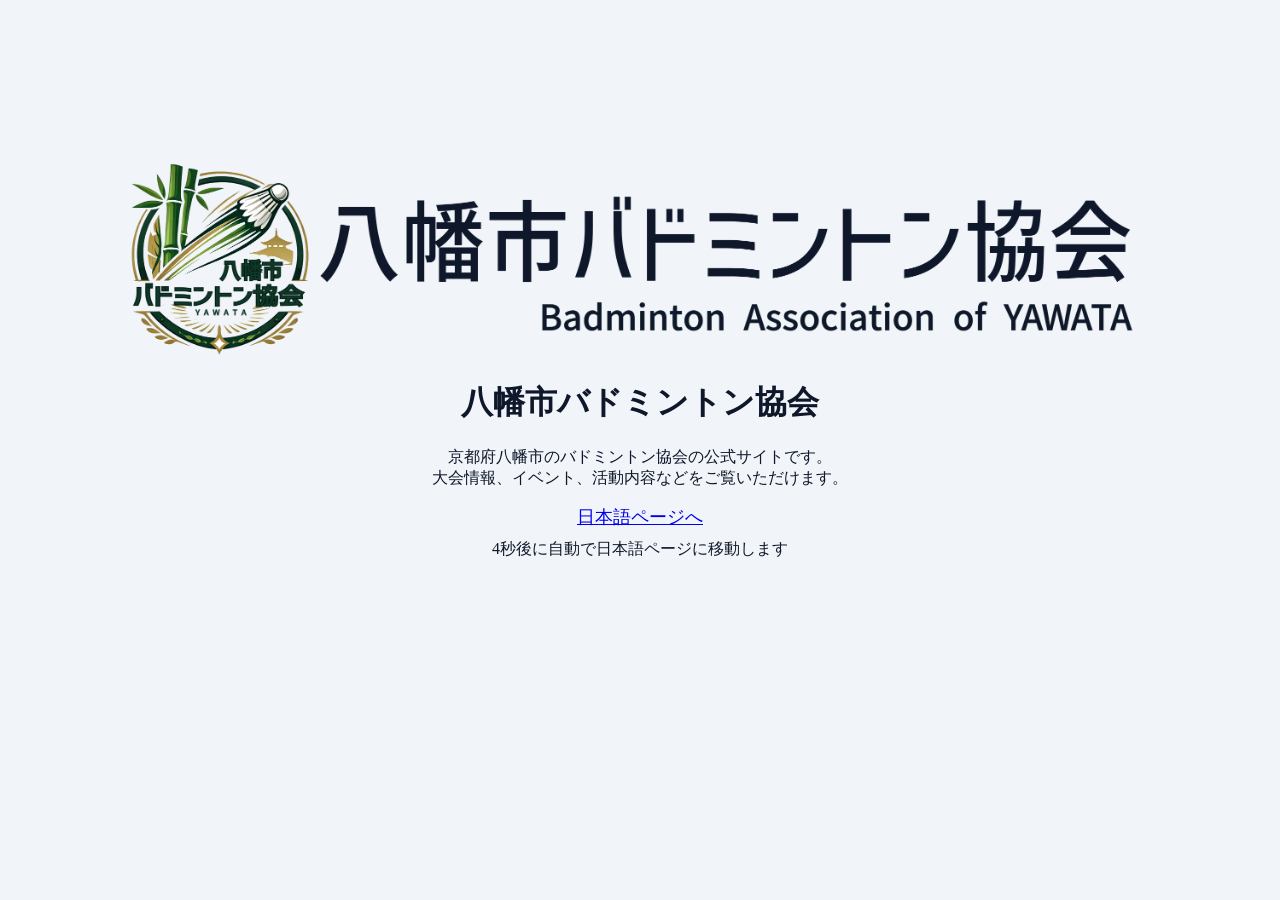
<file: index.html>
<!DOCTYPE html>
<html lang="ja">
<head>
  <meta charset="UTF-8">
  <meta name="viewport" content="width=device-width, initial-scale=1.0">

  <title>八幡市バドミントン協会</title>

  <!-- SEO用 -->
  <meta name="description" content="京都府八幡市のバドミントン協会公式サイト。大会情報、イベント情報を掲載しています。">

  <!-- OGP -->
  <meta property="og:title" content="八幡市バドミントン協会">
  <meta property="og:description" content="八幡市バドミントン協会の公式サイトです。">
  <meta property="og:type" content="website">

  <!--CSS-->
  <link rel="stylesheet" href="./page/COMMON/css/common.css">

  <!--JS-->
  <script src="./page/COMMON/js/sha256.min.js"></script>
  <script src="./page/COMMON/js/common.js"></script>
  <script src="./page/COMMON/js/demoCheck.js"></script>

  <!--favicon-->
  <link rel="icon" href="./page/COMMON/images/Logo/favicon.png">

  <style>
    body {
      text-align: center;
    }

    a {
      display: block;
      margin: 10px;
      font-size: 18px;
    }
    img{
      width: 80%;
      height: auto;
    }
  </style>
</head>

<body>
  <div id="auth-overlay"></div>

  <img src="./page/JPN/images/Logo/logo001.png" alt="八幡市バドミントン協会 ロゴ">

  <h1>八幡市バドミントン協会</h1>

  <p>
    京都府八幡市のバドミントン協会の公式サイトです。<br>
    大会情報、イベント、活動内容などをご覧いただけます。
  </p>

  <a href="./page/JPN/html/index.html">日本語ページへ</a>
  <!-- 海外ページ対応後に復帰
  <a href="./page/ENG/html/index.html">English</a>
    -->

  <span id="count"></span><span>秒後に自動で日本語ページに移動します</span>
  <script>
    window.addEventListener("load", () => {
                checkDemoIndex();
            });
  </script>
</body>
</html>
</file>
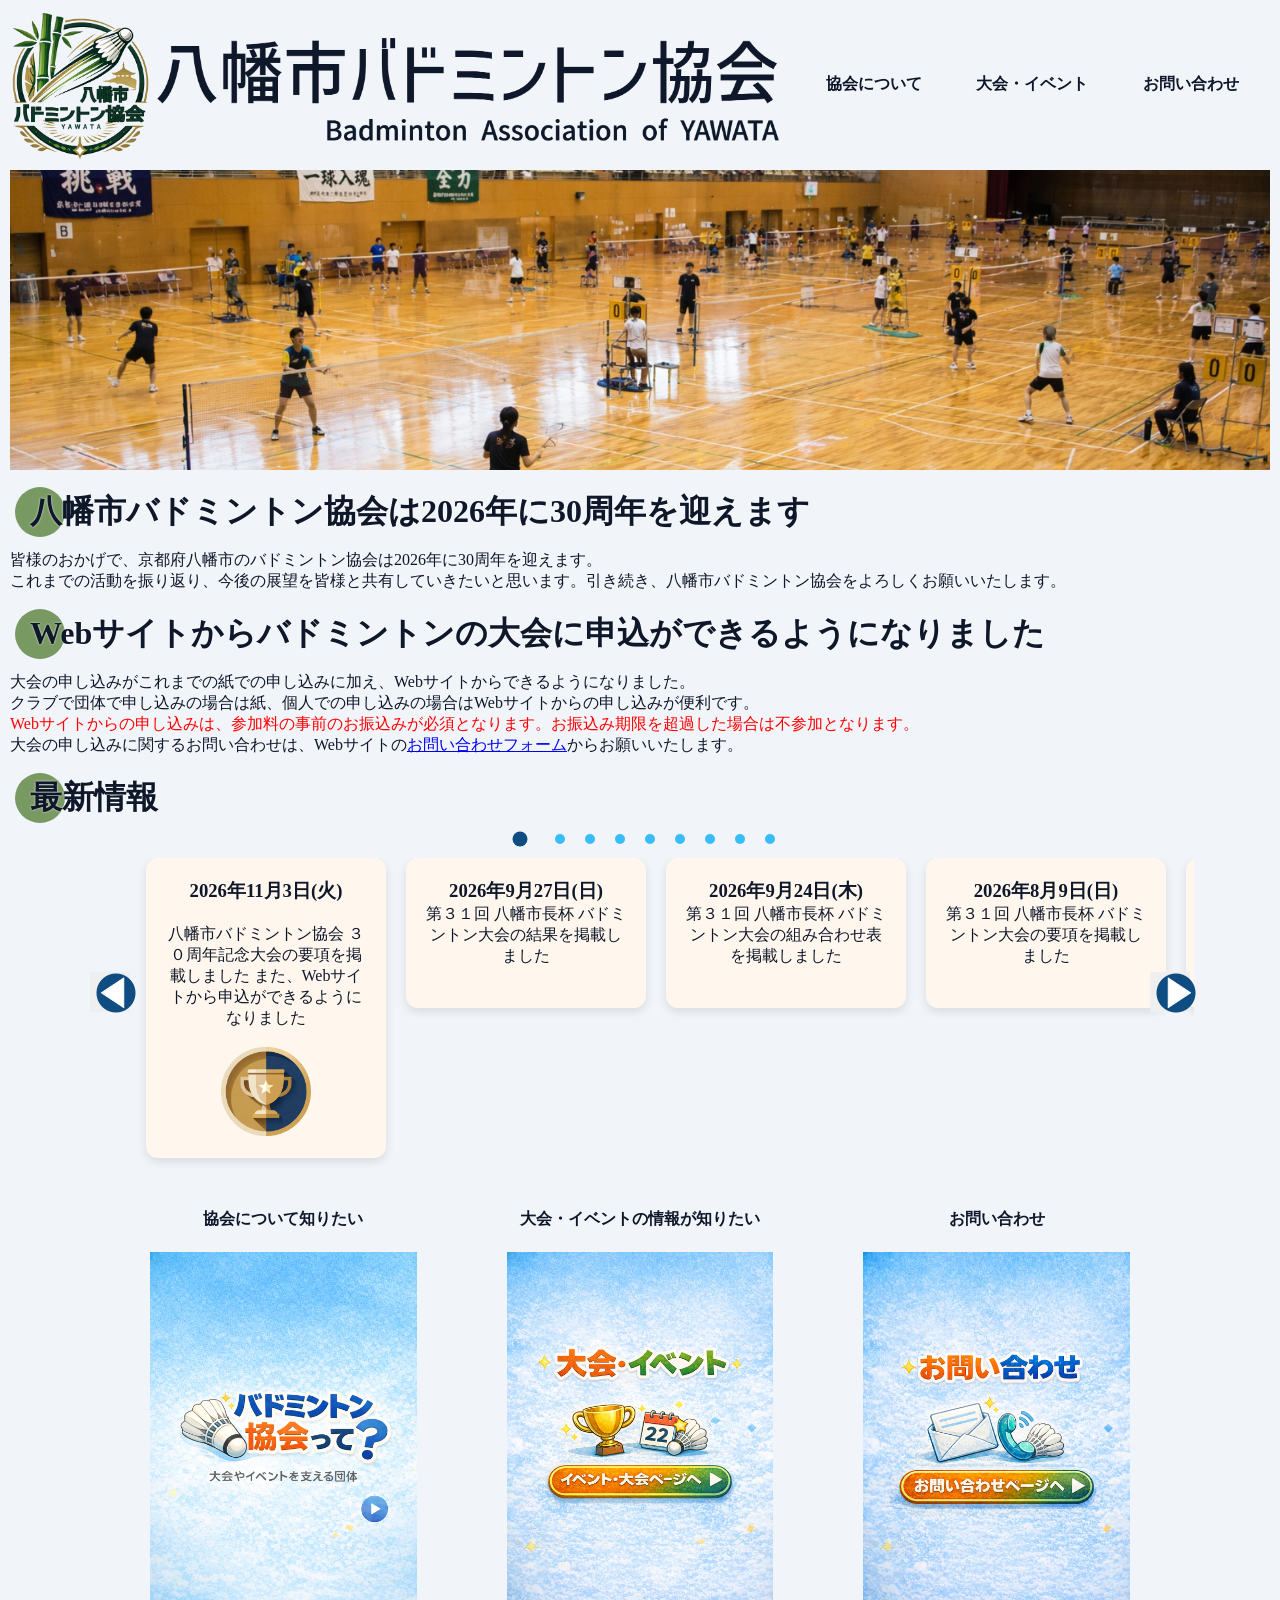
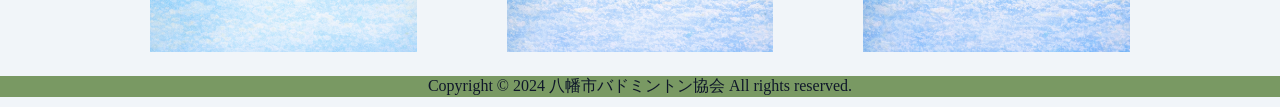
<file: page/JPN/html/index.html>
<!DOCTYPE html>
<html lang="ja">

<head>
    <meta charset="UTF-8">
    <meta name="viewport" content="width=device-width, initial-scale=1.0">

    <!--CSS-->
    <link rel="stylesheet" href="../../COMMON/css/common.css">
    <link rel="stylesheet" href="../../COMMON/css/index.css">
    

    <!-- JavaScript -->
    <script src="../../COMMON/js/common.js"></script>
    <script src="../../COMMON/js/index.js"></script>
    <script src="../../COMMON/js/demoCheck.js"></script>

    <!--favicon-->
    <link rel="icon" href="../../COMMON/images/Logo/favicon.png">
    

    <title>八幡市バドミントン協会</title>

    <!-- メタデータ -->
    <meta name="description" content="京都府八幡市のバドミントン協会のトップページです。協会の活動内容や大会情報、会員募集などを掲載しています。">
</head>

<body>
    <!--デモモード時の目隠し-->
    <div id="auth-overlay"></div>

    <div id="contetns-body">    
        <div id="parts-header">
            <!-- JavaScriptでheader.htmlを読み込む -->
        </div>
        <div id="parts-main">
            <!-- ページの内容 -->
            <div id="index-top-image">
                <img src="../../COMMON/images/Other/index/Court.png" alt="バドミントンコートの画像" />
            </div>
            <div id="index-intro">
                <h2>八幡市バドミントン協会は2026年に30周年を迎えます</h2>
                <p>
                    皆様のおかげで、京都府八幡市のバドミントン協会は2026年に30周年を迎えます。
                    <br>
                    これまでの活動を振り返り、今後の展望を皆様と共有していきたいと思います。引き続き、八幡市バドミントン協会をよろしくお願いいたします。
                </p>
            </div>

            <div id="index-intro">
                <h2>Webサイトからバドミントンの大会に申込ができるようになりました</h2>
                <p>
                    大会の申し込みがこれまでの紙での申し込みに加え、Webサイトからできるようになりました。
                    <br>
                    クラブで団体で申し込みの場合は紙、個人での申し込みの場合はWebサイトからの申し込みが便利です。
                    <br>
                    <font color="red">Webサイトからの申し込みは、参加料の事前のお振込みが必須となります。お振込み期限を超過した場合は不参加となります。</font>
                    <br>
                    大会の申し込みに関するお問い合わせは、Webサイトの<a href="../html/contact.html">お問い合わせフォーム</a>からお願いいたします。
                </p>
            </div>

            <div id="index-updates">
                <h2>最新情報</h2>
                
                <div class="index-updates-dots">
                    <!-- ドット(JSで作成) -->
                </div>
                <button id="index-updates-prev" onclick="prevSlide()">
                    <img src="../../COMMON/images/Pict/arrow3.png" alt="前へ" />
                </button>
                <div class="index-updates-area">
                    <!-- 更新履歴(10個表示) -->
                    <div id="index-updates-slider" class="index-updates-slider">
                        <template id="index-updates-temp">
                            <div class="index-updates-item">
                                <h3 class="index-updates-date"></h3>
                                <p class="index-updates-explain"></p>
                                <div class="index-updates-image">
                                    <img class="index-updates-image-img" />
                                </div>
                            </div>
                        </template>

                    </div>
                </div>
                <button id="index-updates-next" onclick="nextSlide()">
                    <img src="../../COMMON/images/Pict/arrow3.png" alt="次へ" />
                </button>
            </div>

            <div id="index-guide">
                <div class="index-guide-item">
                    <h4>協会について知りたい</h4>
                    <a href="../html/about.html">
                        <img src="../images/Other/index/about.png" alt="協会について" />
                    </a>
                </div>

                <div class="index-guide-item">
                    <h4>大会・イベントの情報が知りたい</h4>
                    <a href="../html/events.html">
                        <img src="../images/Other/index/events.png" alt="大会・イベントについて" />
                    </a>
                </div>

                <!--　コラムが始まったら復活
                <div class="index-guide-item">
                    <h4>八幡市のバドミントン便利情報が知りたい</h4>
                    <a href="../html/column.html">
                        <img src="../../COMMON/images/Other/index/column.jpg" alt="八幡市バドミントンコラム" />
                    </a>
                </div>
                -->

                <div class="index-guide-item">
                    <h4>お問い合わせ</h4>
                    <a href="../html/contact.html">
                        <img src="../images/Other/index/contact.png" alt="お問い合わせ" />
                    </a>
                </div>
            </div>


        </div>
        <div id="parts-footer">
            <!-- JavaScriptでfooter.htmlを読み込む -->
        </div>
    </div>

    <script>
            window.addEventListener("load", async () => {
                checkDemo();
                loadHtml("parts-header", "../parts/header.html");
                loadHtml("parts-footer", "../parts/footer.html");
                
                //ロード処理
                initUpdateInfo();
            });
    </script>
</body>

</html>
</file>
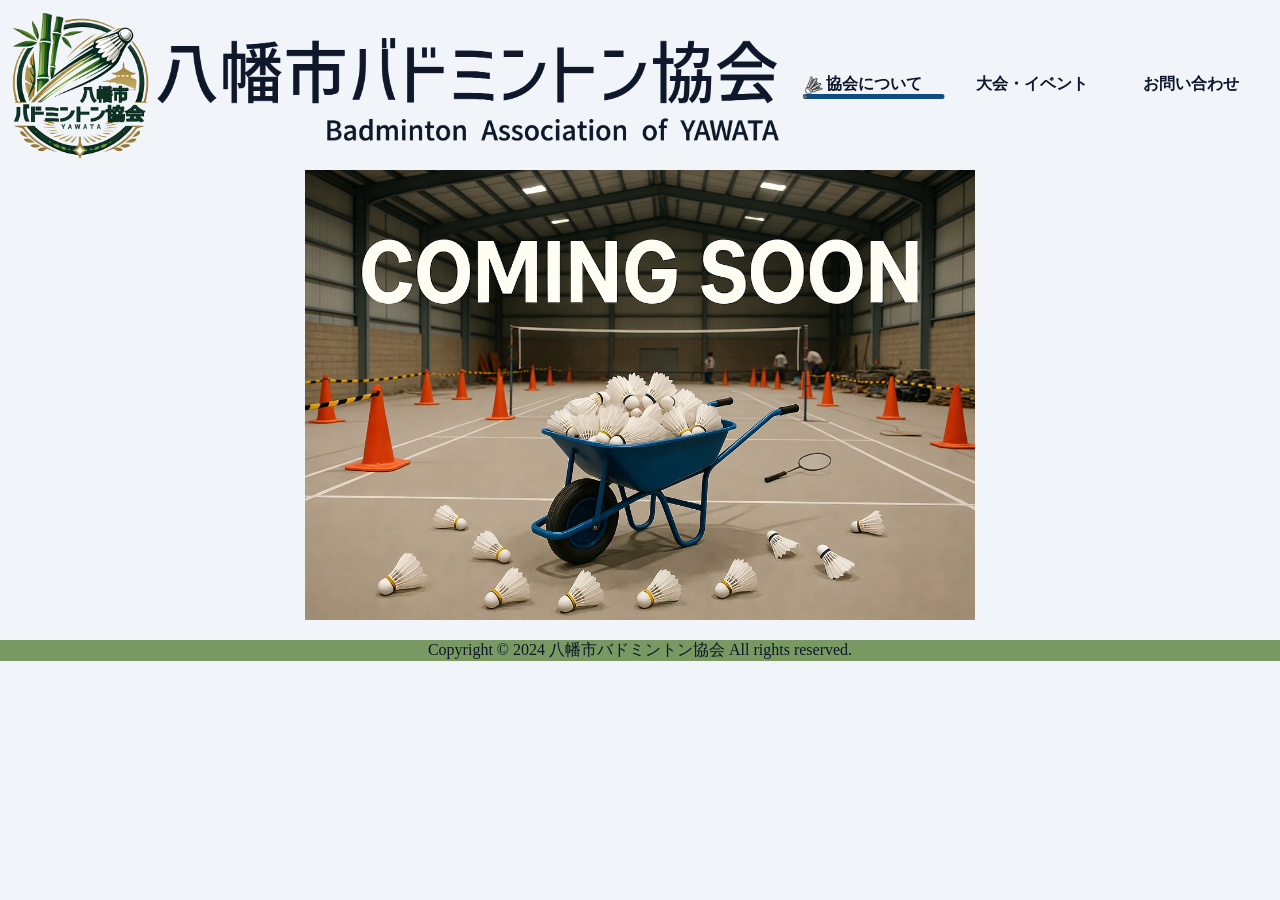
<file: page/JPN/html/about.html>
<!DOCTYPE html>
<html lang="ja">

<head>
    <meta charset="UTF-8">
    <meta name="viewport" content="width=device-width, initial-scale=1.0">

    <!--CSS-->
    <link rel="stylesheet" href="../../COMMON/css/common.css">


    <!-- JavaScript -->
    <script src="../../COMMON/js/common.js"></script>
    <script src="../../COMMON/js/demoCheck.js"></script>

    <!--favicon-->
    <link rel="icon" href="../../COMMON/images/Logo/favicon.png">

    <title>八幡市バドミントン協会</title>

    <!-- メタデータ -->
    <meta name="description" content="京都府八幡市のバドミントン協会のトップページです。協会の活動内容や大会情報、会員募集などを掲載しています。">
</head>

<body>
    <div id="auth-overlay"></div>
    
    <div id="contetns-body">    
        <div id="parts-header">
            <!-- JavaScriptでheader.htmlを読み込む -->
        </div>
        <div id="parts-main">
        </div>
        <div id="parts-footer">
            <!-- JavaScriptでfooter.htmlを読み込む -->
        </div>
    </div>

    <script>
        window.addEventListener("load", () => {
            checkDemo();
            loadHtml("parts-header", "../parts/header.html", "header-nav-about");
            loadHtml("parts-main", "../parts/ComingSoon.html");
            loadHtml("parts-footer", "../parts/footer.html");
        });
    </script>
</body>

</html>
</file>
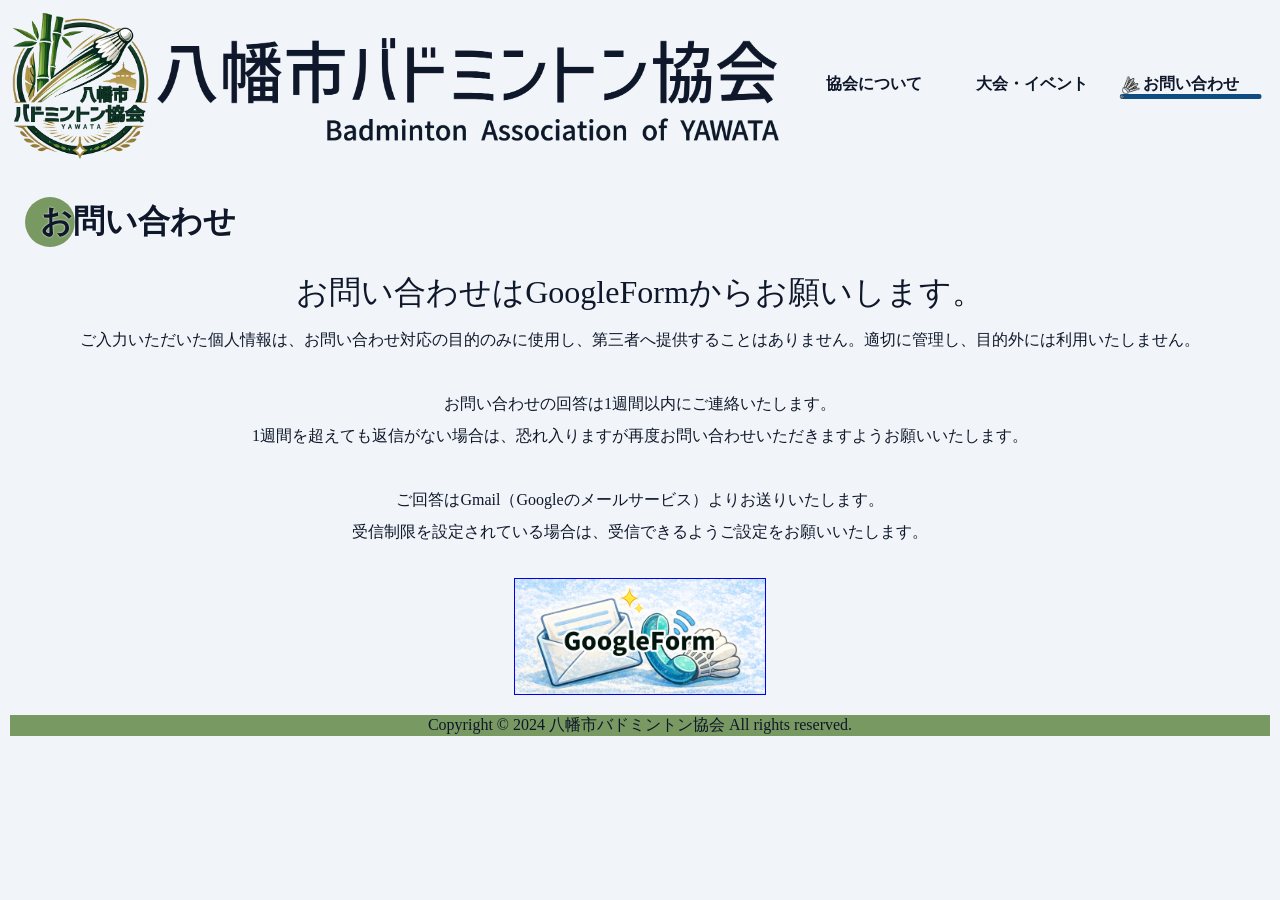
<file: page/JPN/html/contact.html>
<!DOCTYPE html>
<html lang="ja">

<head>
    <meta charset="UTF-8">
    <meta name="viewport" content="width=device-width, initial-scale=1.0">

    <!--CSS-->
    <link rel="stylesheet" href="../../COMMON/css/common.css">
    <link rel="stylesheet" href="../../COMMON/css/contact.css">


    <!-- JavaScript -->
    <script src="../../COMMON/js/common.js"></script>
    <script src="../../COMMON/js/demoCheck.js"></script>

    <title>八幡市バドミントン協会</title>

    <!-- メタデータ -->
    <meta name="description" content="八幡市バドミントン協会の協会パートナーチームの紹介ページです">
</head>

<body>
    <div id="auth-overlay"></div>
    
    <div id="contetns-body">    
        <div id="parts-header">
            <!-- JavaScriptでheader.htmlを読み込む -->
        </div>
        <div id="parts-main">
            <div id="parts-main">
            <!-- ページの内容 -->
            <div>
                <h2>お問い合わせ</h2>
                <p id="contact-contents">
                    <span id="contact-inq">お問い合わせはGoogleFormからお願いします。</span>
                    <br>
                    ご入力いただいた個人情報は、お問い合わせ対応の目的のみに使用し、第三者へ提供することはありません。適切に管理し、目的外には利用いたしません。
                    <br>
                    <br>
                    お問い合わせの回答は1週間以内にご連絡いたします。
                    <br>
                    1週間を超えても返信がない場合は、恐れ入りますが再度お問い合わせいただきますようお願いいたします。
                    <br>
                    <br>
                    ご回答はGmail（Googleのメールサービス）よりお送りいたします。
                    <br>
                    受信制限を設定されている場合は、受信できるようご設定をお願いいたします。
                </p>

                <a target="_blank" href="https://forms.gle/pdYLcGrWnCMDwiWb9">
                    <img id="contact-form" src="../../COMMON/images/Other/Contact/ContactForm.png">
                </a>
            </div>

        </div>
        <div id="parts-footer">
            <!-- JavaScriptでfooter.htmlを読み込む -->
        </div>
    </div>

    <script>
        window.addEventListener("load", () => {
            checkDemo();
            loadHtml("parts-header", "../parts/header.html", "header-nav-contact");
            loadHtml("parts-footer", "../parts/footer.html");
        });
    </script>
</body>

</html>
</file>
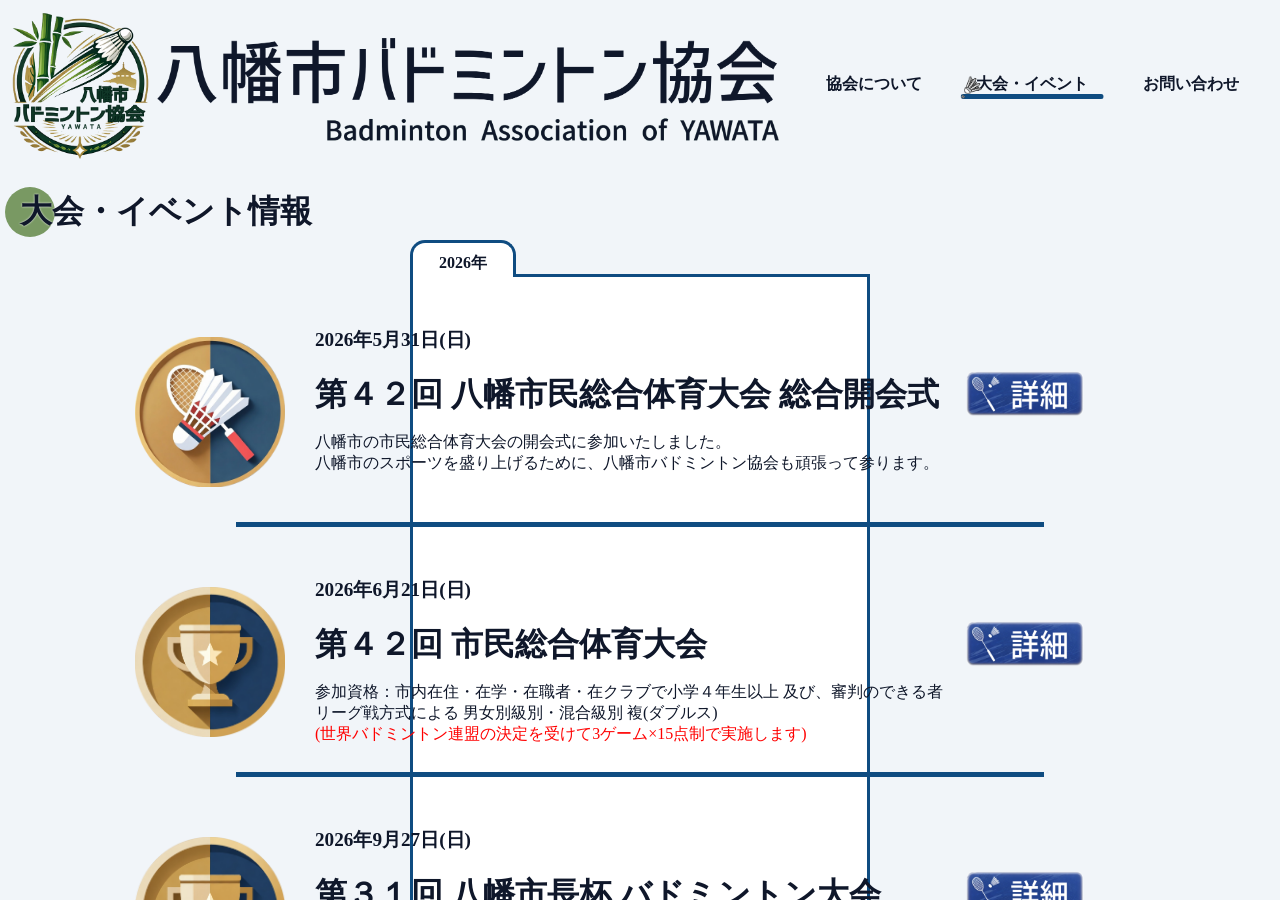
<file: page/JPN/html/eventDetail.html>
<!DOCTYPE html>
<html lang="ja">

<head>
    <meta charset="UTF-8">
    <meta name="viewport" content="width=device-width, initial-scale=1.0">

    <!--CSS-->
    <link rel="stylesheet" href="../../COMMON/css/common.css">
    <link rel="stylesheet" href="../../COMMON/css/contents_common.css">
    <link rel="stylesheet" href="../../COMMON/css/eventDetail.css">

    <!-- JavaScript -->
    <script src="../../COMMON/js/common.js"></script>
    <script src="../../COMMON/js/events.js"></script>
    <script src="../../COMMON/js/demoCheck.js"></script>

    <!--favicon-->
    <link rel="icon" href="../../COMMON/images/Logo/favicon.png">

    <title>八幡市バドミントン協会</title>

    <!-- メタデータ -->
    <meta name="description" content="京都府八幡市のバドミントン協会の大会やイベント情報のページです。大会のスケジュールや参加方法、過去の大会の結果などを掲載しています。">
</head>

<body>
    <div id="auth-overlay"></div>

    <div id="contetns-body"> 
        <div id="parts-header">
            <!-- JavaScriptでheader.htmlを読み込む -->
        </div>
        <div id="parts-main">
            <div id="event-modal">
                <img id="event-modal-img">
            </div>
            <div id="event-detail">
                <div class="event-Breadcrumbs">
                    <a class="breadcrumbs-prePage">大会・イベント</a>&nbsp;&gt;&nbsp;<span class="breadcrumbs-title"></span>
                </div>

                <div class="event-contents">
                    <h2 class="event-title"></h2>
                    <div class="detail-contents">
                        <a class="event-join" target="_blank"><img class="event-button" src="../images/Pict/join.png"/></a>
                        <span class="event-plan dispOn">
                            <span class="event-date"></span>
                            <span class="event-time">&nbsp;&nbsp;<span class="start-time"></span>&nbsp;開始&nbsp;～&nbsp;<span class="end-time"></span>&nbsp;終了予定&nbsp;</span>
                        </span>
                        <span class="event-pdf-space">
                            <a class="event-pdf" target="_blank"><img class="event-button" src="../images/Pict/PDF_DL.png"/></a>
                        </span>
                        <span class="event-place event-content-grid">
                            <span class="event-content-title">会場</span>
                            <span class="event-content-delimiter">：</span>
                            <span class="event-content-text"></span>
                        </span>
                        <span class="event-price event-content-grid">
                            <span class="event-content-title">参加費</span>
                            <span class="event-content-delimiter">：</span>
                            <span class="event-content-text"></span>
                        </span>
                        <span class="event-eligibility event-content-grid">
                            <span class="event-content-title">参加資格</span>
                            <span class="event-content-delimiter">：</span>
                            <span class="event-content-text"></span>
                        </span>

                        <span class="event-info event-content-grid">
                            <span class="event-content-title">内容</span>
                            <span class="event-content-delimiter">：</span>
                            <span class="event-content-text"></span>
                        </span>

                        <span class="event-remark event-content-grid">
                            <span class="event-content-title">注意事項</span>
                            <span class="event-content-delimiter">：</span>
                            <span class="event-content-text"></span>
                        </span>

                    </div>
                </div>
                <div id="Pict">
                    <div id="event-result" class="event-pict-space">
                        <h2 class="event-pict-title">結果</h2>
                        <div class="event-pict-dots">
                        <!-- ドット(JSで作成) -->
                        </div>

                        <button class="event-prev-button">
                            <img src="../../COMMON/images/Pict/arrow3.png" alt="前へ" />
                        </button>

                        <div class="event-pict-area">
                            <div class="event-pict-slider">
                                <template class="event-pict-item-temp">
                                    <div class="event-pict-item">
                                        <img class="event-pict-image" />
                                    </div>
                                </template>

                            </div>
                        </div>

                        <button class="event-next-button">
                            <img src="../../COMMON/images/Pict/arrow3.png" alt="次へ" />
                        </button>
                    </div>

                    <div id="event-program" class="event-pict-space">
                        <h2 class="event-pict-title">プログラム</h2>
                        <div class="event-pict-dots">
                        <!-- ドット(JSで作成) -->
                        </div>

                        <button class="event-prev-button">
                            <img src="../../COMMON/images/Pict/arrow3.png" alt="前へ" />
                        </button>

                        <div class="event-pict-area">
                            <div class="event-pict-slider">
                                <template class="event-pict-item-temp">
                                    <div class="event-pict-item">
                                        <img class="event-pict-image" />
                                    </div>
                                </template>

                            </div>
                        </div>

                        <button class="event-next-button">
                            <img src="../../COMMON/images/Pict/arrow3.png" alt="次へ" />
                        </button>
                    </div>

                    <div id="event-photo-toyear" class="event-pict-space">
                        <h2 class="event-pict-title">当日の様子</h2>
                        <div class="event-pict-dots">
                        <!-- ドット(JSで作成) -->
                        </div>

                        <button class="event-prev-button">
                            <img src="../../COMMON/images/Pict/arrow3.png" alt="前へ" />
                        </button>

                        <div class="event-pict-area">
                            <div class="event-pict-slider">
                                <template class="event-pict-item-temp">
                                    <div class="event-pict-item">
                                        <img class="event-pict-image" />
                                    </div>
                                </template>

                            </div>
                        </div>

                        <button class="event-next-button">
                            <img src="../../COMMON/images/Pict/arrow3.png" alt="次へ" />
                        </button>
                    </div>

                    <div id="event-photo-lastyear" class="event-pict-space">
                        <h2 class="event-pict-title">昨年の様子</h2>
                        <div class="event-pict-dots">
                        <!-- ドット(JSで作成) -->
                        </div>

                        <button class="event-prev-button">
                            <img src="../../COMMON/images/Pict/arrow3.png" alt="前へ" />
                        </button>

                        <div class="event-pict-area">
                            <div class="event-pict-slider">
                                <template class="event-pict-item-temp">
                                    <div class="event-pict-item">
                                        <img class="event-pict-image" />
                                    </div>
                                </template>

                            </div>
                        </div>

                        <button class="event-next-button">
                            <img src="../../COMMON/images/Pict/arrow3.png" alt="次へ" />
                        </button>
                    </div>

                </div>
            </div>
        </div>
        <div id="parts-footer">
            <!-- JavaScriptでfooter.htmlを読み込む -->
        </div>
    </div>
    <script>
            window.addEventListener("load", () => {
                checkDemo();
                loadHtml("parts-header", "../parts/header.html", "header-nav-events");
                loadHtml("parts-footer", "../parts/footer.html");
                
                //ロード処理
                initEventDetail();
            });
    </script>
</body>

</html>
</file>
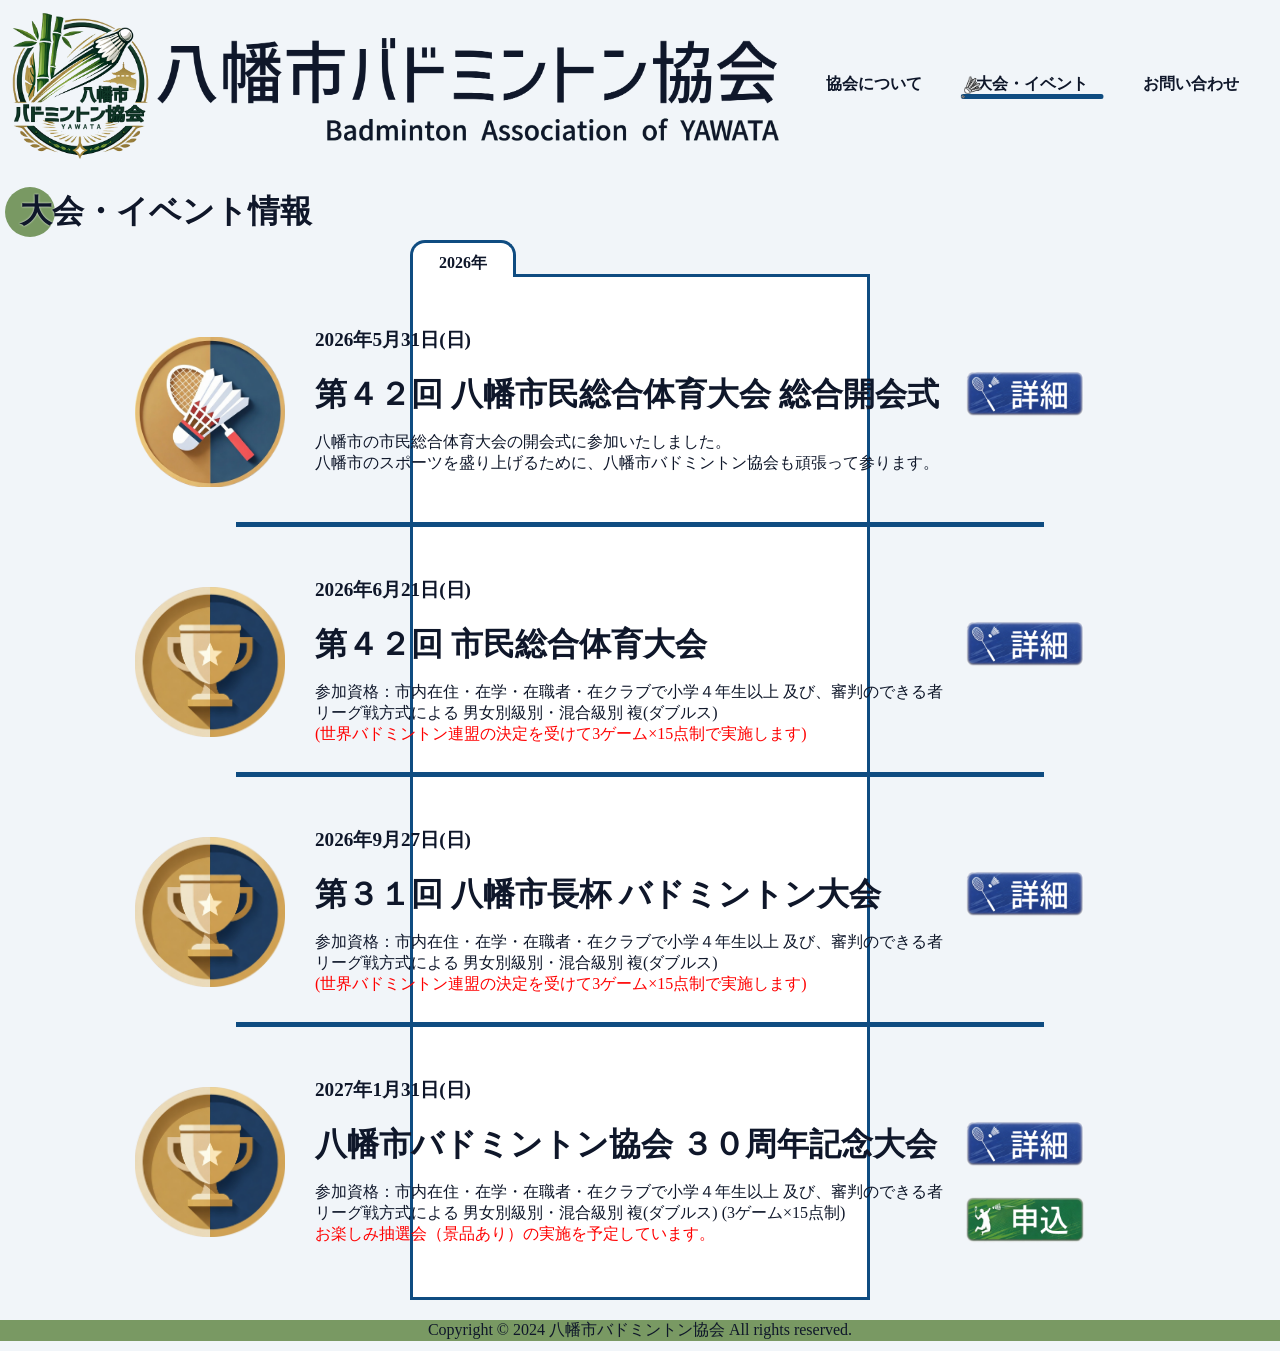
<file: page/JPN/html/events.html>
<!DOCTYPE html>
<html lang="ja">

<head>
    <meta charset="UTF-8">
    <meta name="viewport" content="width=device-width, initial-scale=1.0">

    <!--CSS-->
    <link rel="stylesheet" href="../../COMMON/css/common.css">
    <link rel="stylesheet" href="../../COMMON/css/events.css">

    <!-- JavaScript -->
    <script src="../../COMMON/js/common.js"></script>
    <script src="../../COMMON/js/events.js"></script>
    <script src="../../COMMON/js/demoCheck.js"></script>

    <!--favicon-->
    <link rel="icon" href="../../COMMON/images/Logo/favicon.png">

    <title>八幡市バドミントン協会</title>

    <!-- メタデータ -->
    <meta name="description" content="京都府八幡市のバドミントン協会の大会やイベント情報のページです。大会のスケジュールや参加方法、過去の大会の結果などを掲載しています。">
</head>

<body>
    <div id="auth-overlay"></div>

    <div id="contetns-body"> 
        <div id="parts-header">
            <!-- JavaScriptでheader.htmlを読み込む -->
        </div>
        <div id="parts-main">
            <h2 class="page-title">大会・イベント情報</h2>
            <div id="events-menu">
                <!-- イベントに表示する年情報　リンクのyearパラメータの指定が参照するフォルダ名　最新のものはactiveにすること　-->
                <ul id="events-years">
                    <li class="active"><a href="?year=2026">2026年</a></li>
                    <!--　過去の情報を手に入れたら更新 
                    <li><a href="?year=2025">2025年</a></li>
                    <li><a href="?year=2024">2024年</a></li>
                -->
                </ul>
            </div>
            <!-- ページの内容 -->
            <div id="events-contents">
                <div  id="events-list-body"></div>
                    <!-- JSでコンテンツを読み込む -->
                    <template id="events-item">
                        <p class="events-date"></p>
                        <p class="events-join-date"></p>
                        <p class="events-title"></p>
                        <span class="events-desc">
                            <span class="events-eligibility-span">参加資格：<span class="events-eligibility"></span></span>
                            <span class="events-info"></span>
                        </span>
                        <a class="events-join" target="_blank"><img class="events-button" src="../images/Pict/join.png"></a>
                        <a class="events-detail"><img class="events-button" src="../images/Pict/detail.png"></a>
                    </template>
                </div>
            </div>
        </div>
        <div id="parts-footer">
            <!-- JavaScriptでfooter.htmlを読み込む -->
        </div>
    </div>
    <script>
            window.addEventListener("load", () => {
                checkDemo();
                loadHtml("parts-header", "../parts/header.html", "header-nav-events");
                loadHtml("parts-footer", "../parts/footer.html");
                
                //ロード処理
                initEvents();
            });
    </script>
</body>

</html>
</file>
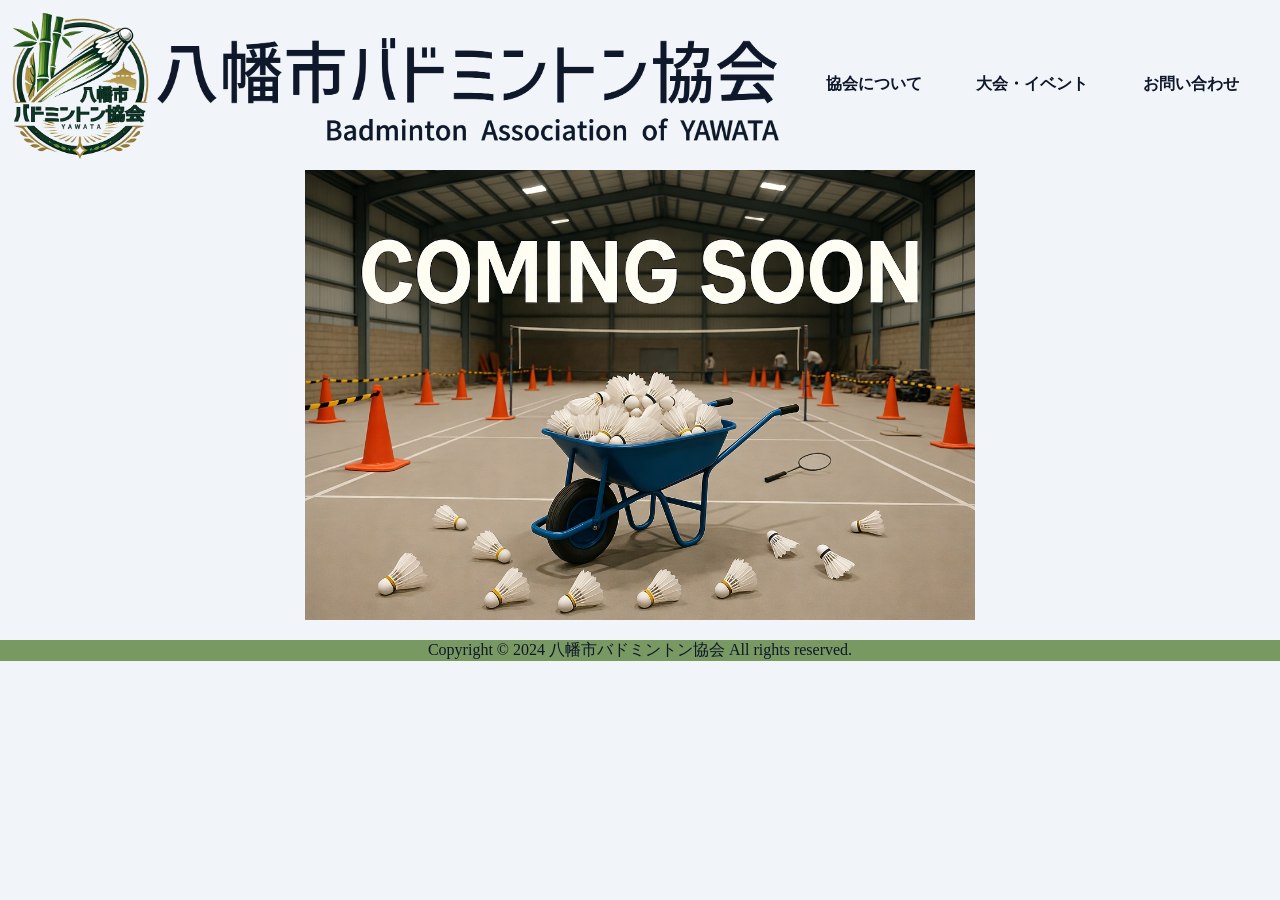
<file: page/JPN/html/partners.html>
<!DOCTYPE html>
<html lang="ja">

<head>
    <meta charset="UTF-8">
    <meta name="viewport" content="width=device-width, initial-scale=1.0">

    <!--CSS-->
    <link rel="stylesheet" href="../../COMMON/css/common.css">


    <!-- JavaScript -->
    <script src="../../COMMON/js/common.js"></script>
    <script src="../../COMMON/js/demoCheck.js"></script>

    <!--favicon-->
    <link rel="icon" href="../../COMMON/images/Logo/favicon.png">

    <title>八幡市バドミントン協会</title>

    <!-- メタデータ -->
    <meta name="description" content="八幡市バドミントン協会の協会パートナーチームの紹介ページです">
</head>

<body>
    <div id="auth-overlay"></div>
    
    <div id="contetns-body">    
        <div id="parts-header">
            <!-- JavaScriptでheader.htmlを読み込む -->
        </div>
        <div id="parts-main">
        </div>
        <div id="parts-footer">
            <!-- JavaScriptでfooter.htmlを読み込む -->
        </div>
    </div>

    <script>
        window.addEventListener("load", () => {
            checkDemo();
            loadHtml("parts-header", "../parts/header.html", "header-nav-partners");
            loadHtml("parts-main", "../parts/ComingSoon.html");
            loadHtml("parts-footer", "../parts/footer.html");
        });
    </script>
</body>

</html>
</file>
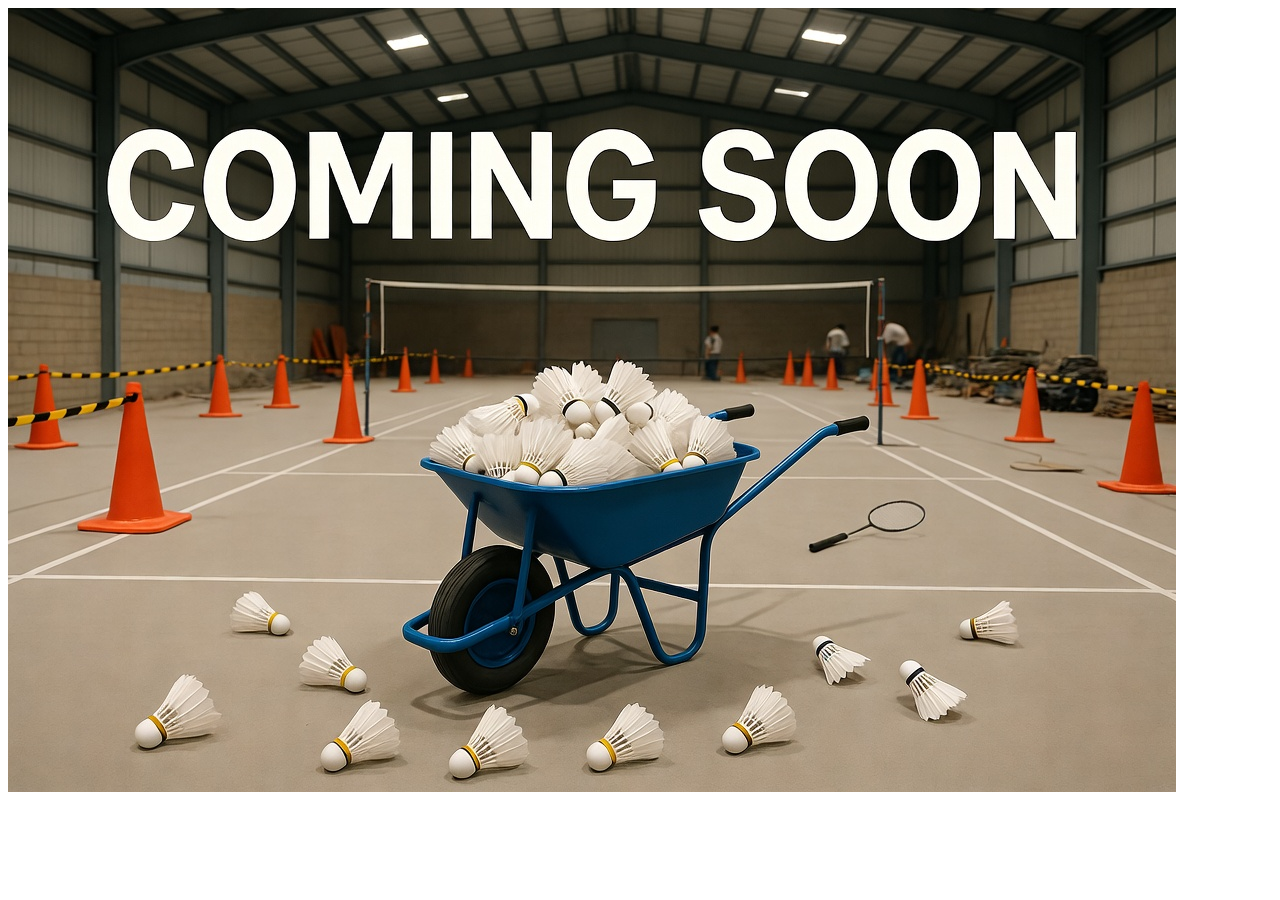
<file: page/JPN/parts/ComingSoon.html>
<!DOCTYPE html>
<html lang="ja">

<!-- 単体テスト時に使用
<head>
    <meta charset="UTF-8">
    <meta name="viewport" content="width=device-width, initial-scale=1.0">

    <link rel="stylesheet" href="../../COMMON/css/common.css">
    <link rel="stylesheet" href="../../COMMON/css/ComingSoon.css">


    <script src="../../COMMON/js/common.js"></script>

    <title>八幡市バドミントン協会</title>


    <meta name="description" content="工事中のページです。">
</head>
-->

<body>
    <div id="comingsoon-body">    
        <div id="ComingSoon-image">
            <img src="../../COMMON/images/Other/Other/ComingSoon.jpg" alt="工事中の画像" />
        </div>
    </div>
</body>

</html>
</file>
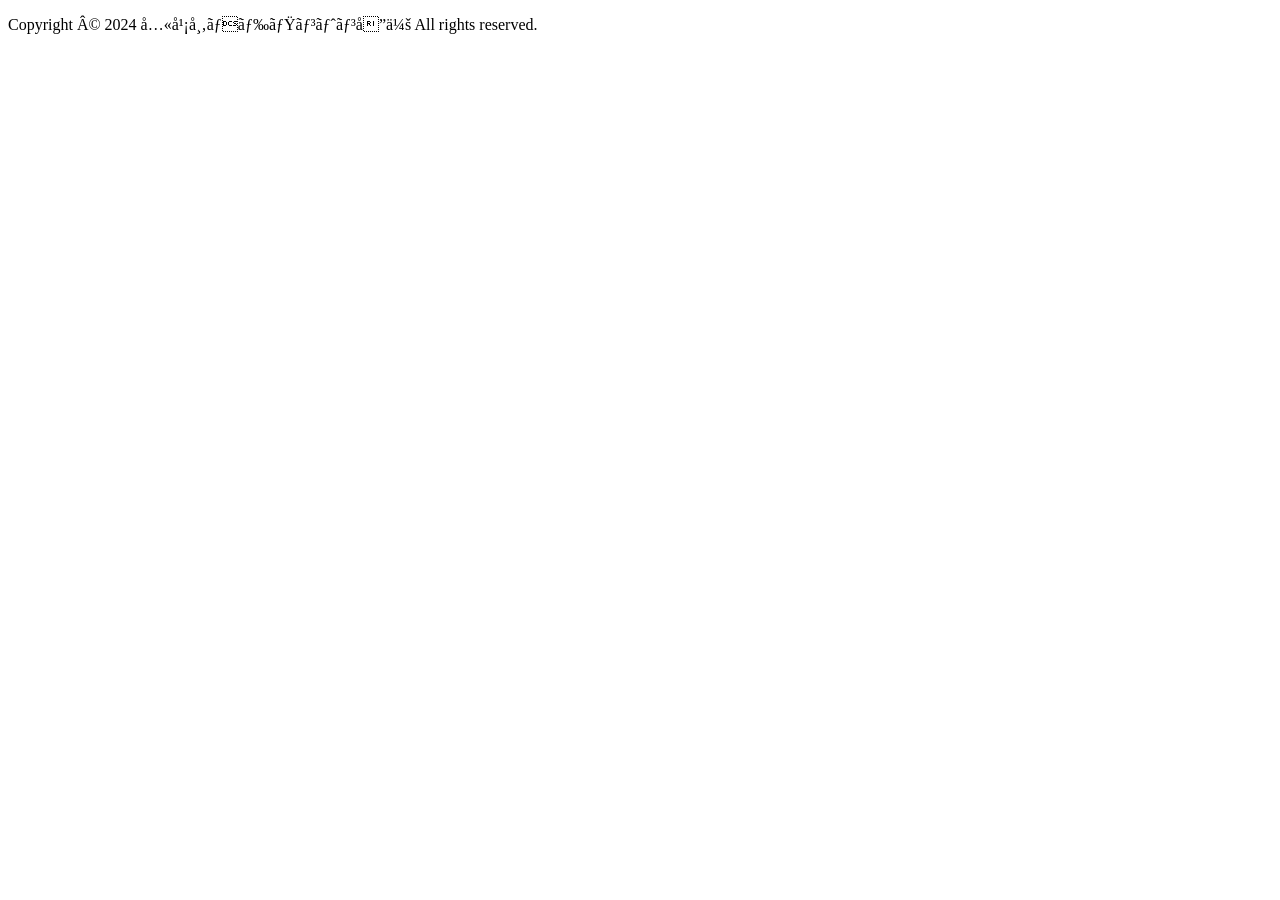
<file: page/JPN/parts/footer.html>
<!DOCTYPE html>
<html lang="ja">

<!--単体テストするときのみ
<head>
    <meta charset="UTF-8">
    <meta name="viewport" content="width=device-width, initial-scale=1.0">
    <title>八幡市バドミントン協会</title>
    <link rel="stylesheet" href="../../COMMON/css/common.css">
    <link rel="stylesheet" href="../../COMMON/css/footer.css">

</head>
-->

<body>
    <div id="footer-body">
        <footer class="footer-site">
            <p>Copyright © 2024 八幡市バドミントン協会 All rights reserved.</p>
        </footer>
        <div id="footer-space">
            <p> </p>
        </div>
    </div>
</body>

</html>
</file>
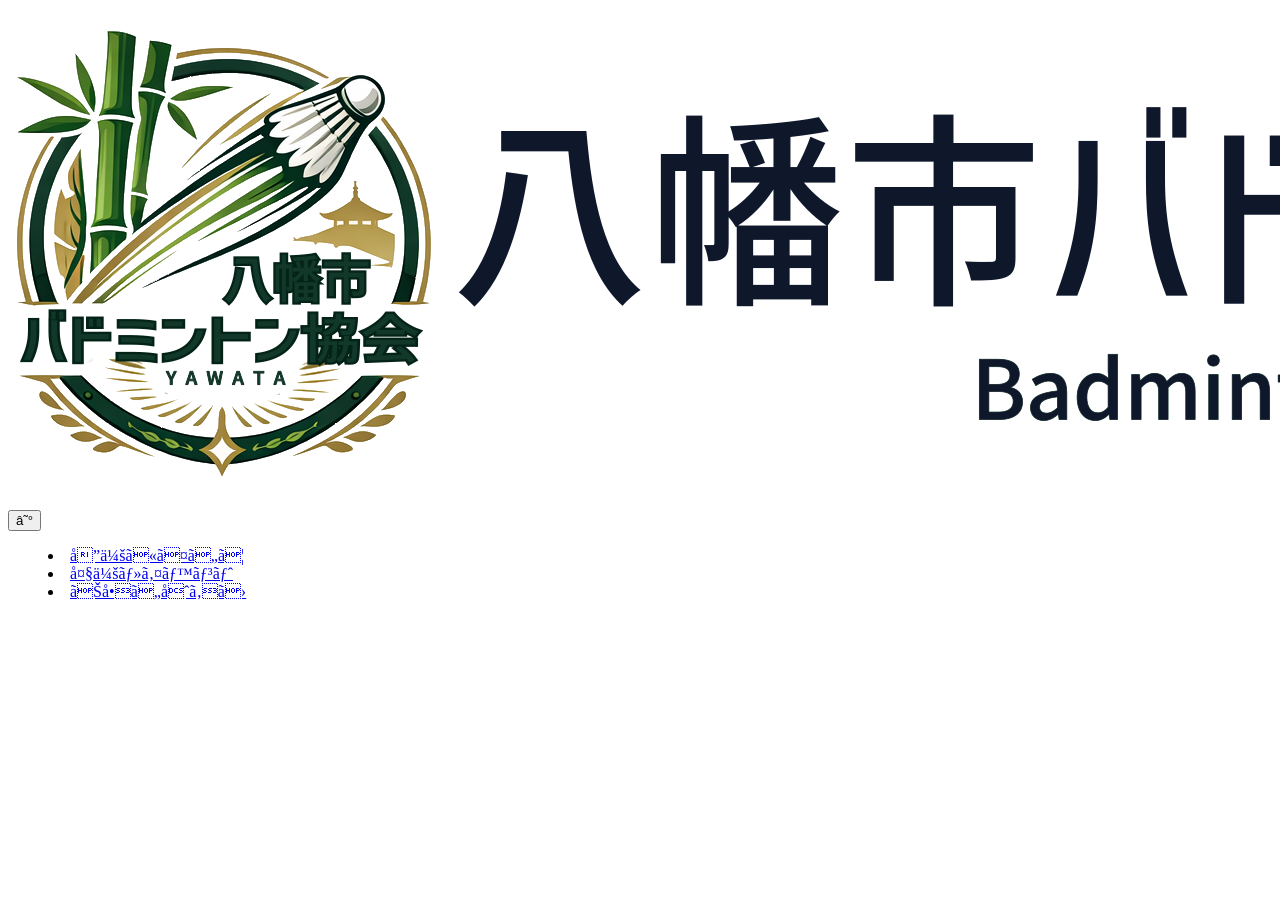
<file: page/JPN/parts/header.html>
<!DOCTYPE html>
<html lang="ja">

<!--単体でテストするときのみ
<head>
    <meta charset="UTF-8">
    <meta name="viewport" content="width=device-width, initial-scale=1.0">
    <title>八幡市バドミントン協会</title>
    <link rel="stylesheet" href="../../COMMON/css/common.css">
    <link rel="stylesheet" href="../../COMMON/css/header.css">

</head>
-->

<body>
    <div  id="header-body">
        <header class="header-site">
            <!--ロゴ-->
            <div id="header-logo">
                <h1>
                    <a href="./index.html">
                        <img class="header-logo-img" src="../images/Logo/logo001.png" alt="八幡市バドミントン協会" />
                    </a>
                </h1>
            </div>
            <div id="hamburger-menu">
                <button aria-label="メニューを開く">☰</button>
            </div>
            <!--メニュー-->
            <div id="header-other">
                <div id="header-button">
                    <ul class="header-sns-select">
                        <!-- SNSを始めたら追加していく 
                        
                        <li><a href="../html/index.html"><img src="../../COMMON/images/SNS/X.png" alt="X Account" /></a></li>
                        <li><a href="../html/index.html"><img src="../../COMMON/images/SNS/Instagram.png" alt="Instagram" /></a></li>
                        <li><a href="../html/index.html"><img src="../../COMMON/images/SNS/Youtube.png" alt="YouTube" /></a></li>
                        <li><a href="../html/index.html"><img src="../../COMMON/images/SNS/Tiktok.png" alt="TikTok" /></a></li>
                        
                        -->
                        
                    </ul>
                    <ul class="header-language">
                        <!-- 多言語対応が増えたら追加 
                        
                        <li><a href="../../JPN/html/index.html"><img src="../../COMMON/images/Lang/JPN.png" alt="Japanese" /></a></li>
                        <li><a href="../../ENG/html/index.html"><img src="../../COMMON/images/Lang/ENG.png" alt="English" /></a></li>

                        -->
                        
                    </ul>
                </div>
                <div id="header-menu">
                    <menu class="header-nav">
                        <li id="header-nav-about" class="inactive"><a href="./about.html">協会について</a></li>
                        <li id="header-nav-events" class="inactive"><a href="./events.html">大会・イベント</a></li>
                        <!--協賛企業が今いないので、出たら復活
                            <li id="header-nav-sponsors" class="inactive"><a href="./sponsors.html">協賛企業</a></li>
                        -->
                        <!-- ページ完成後公開
                        <li id="header-nav-partners" class="inactive"><a href="./partners.html">協会<br/>パートナーチーム</a></li>
                        -->
                        <!--コラムができたら復活
                            <li id="header-nav-column" class="inactive"><a href="./column.html">八幡市<br/>バドミントン<br/>コラム</a></li>
                        -->
                        <li id="header-nav-contact" class="inactive"><a href="./contact.html">お問い合わせ</a></li>
                    </menu>
                </div>
            </div>
        </header>
    </div>
</body>

</html>
</file>
<file: page/COMMON/css/common.css>
@import url("header.css");
@import url("footer.css");
@import url("ComingSoon.css");
@import url("contents_common.css");

:root {
    /*---------カラーパレット-------------*/
    /*-- ⑩ Blue Horizon--*/
    --main_cl: #0F4C81;
    --sub_cl: #38BDF8;
    --accent_cl: #799963;
    --base_bg_cl: #F1F5F9;
    --sub_bg_cl: #FFF7ED;
    --base_font_cl: #0F172A;
    --btn_cl: #799963;
}

body {
    background-color: var(--base_bg_cl);
    color: var(--base_font_cl);
    margin: 0;
}

#auth-overlay{
    position:fixed;
    inset:0;
    background:white;
    z-index:9999;
}
</file>
<file: page/COMMON/css/index.css>
/* index.css */
/* 最初の画像 */
#index-top-image{
    display: flex;
    justify-content: center;
    align-items: center;
    width: 100%;
    height: 300px;
}

#index-top-image img {
    width: 100%;
    height: 300px;
    object-fit: cover;
}

/** 更新履歴 */
#index-updates {
    position: relative;
    display: block;
}

/** 更新履歴 ボタン */
#index-updates-prev, #index-updates-next {
    position: absolute;
    top: 50%;
    border: none;
    width: 40px;
    height: 40px;
    cursor: pointer;
}

#index-updates-prev {
    left: 80px;
}

#index-updates-next {
    right: 80px;
}

#index-updates-next img {
    transform: scaleX(-1);
}

/** 更新履歴 ドット部分 */
.index-updates-dots {
    text-align: center;
    margin-top: 10px;
    margin-bottom:10px;
}

.index-updates-dots span {
    display: inline-block;
    width: 10px;
    height: 10px;
    margin: 0 10px;
    background-color: var(--sub_cl);
    border-radius: 50%;
    cursor: pointer;
    transition: background-color 0.3s ease, transform 0.3s ease, margin 0.3s ease;

}

.index-updates-dots span.active {
    margin: 0 20px;
    background-color: var(--main_cl);
    transform:scale(1.5);
}

/** 更新履歴 エリア */
.index-updates-area {
    position: relative;
    height: 310px;
    width:80%;
    margin:auto;
    overflow:hidden;
    padding: 0 50px;
}

/** 更新履歴 スライダー */
.index-updates-slider {
    display: flex;
    width: 100%;
    align-items: flex-start;
    transition: transform 0.5s ease;
}

/** 更新履歴 アイテム */
.index-updates-item {
    display:flex;
    flex-direction: column;

    box-sizing: border-box;

    text-align: center;
    padding: 20px;
    margin: 0 10px;
    height:150px;

    border-radius: 12px;
    background: var(--sub_bg_cl);
    box-shadow: 0 4px 10px rgba(0,0,0,0.1);

    overflow: hidden;

    cursor: pointer;

    /* アニメーション追加 */
    transition: height 0.3s ease;
}

.index-updates-item.active {
    height:300px;
}

.index-updates-item h3 {
    margin: 0;
}

.index-updates-item p {
    margin: 20px 0;
}

/** 更新履歴　アイテム内の画像 */
.index-updates-image {
    display: block;
    overflow: hidden;

    width:100%;

    opacity:0;
    transition: opacity 0s ease 0s;
}

.index-updates-item > * {
    min-height: 0;
}

.index-updates-item.active .index-updates-image {
    opacity: 1;
    transition: opacity 0.2s ease 0.2s;
}


.index-updates-image img {
    max-width:100%;
    height:auto;
    width:auto;
    object-fit: contain;
}

.index-updates-item:hover .index-updates-image-img {
    filter:brightness(1.2);
}

/** ガイド */
#index-guide {
    display: flex;
    justify-content: center;
    align-items: center;
    margin-top: 20px;
}

.index-guide-item img {
    width: auto;
    max-height: 400px;
    object-fit: contain;

}

.index-guide-item img::before {
    content: "";
}

.index-guide-item img:hover {
    filter:brightness(1.2);
}


.index-guide-item {
    margin: 0 45px;
    text-align: center;
}

/** スマホ対応 **/
@media screen and (max-width: 768px) {

    #index-top-image{
        height: 150px;
    }

    #index-top-image img {
        height: 150px;
    }

    #index-updates-prev {
        display:none;
    }

    #index-updates-next {
        display:none;
    }

    #index-guide {
        flex-direction: column;
        align-items: center;
        gap: 20px;
    }

    .index-guide-item {
        width: 100%;
        margin: 0;
    }

    .index-guide-item img {
        width: 100%;
        height: auto;
    }

    .index-updates-item.active .index-updates-image {
        transition: opacity 0.2s ease 0.1s;
    }

    .index-updates-area {
        padding: 0px;
    }

}
</file>
<file: page/COMMON/css/contact.css>
/* contact.css */
/* 最初の画像 */
#contact-inq{
    font-size:2rem;
}

#contact-contents{
    line-height: 2;
    text-align: center;
}

#contact-form{
    display: block;
    width: 250px;
    height: auto;
    border: solid 1px;
    margin: 30px auto 0;
}

#contact-form:hover{
    filter:brightness(1.1);
}


/** スマホ対応 **/
@media screen and (max-width: 768px) {

 

}
</file>
<file: page/COMMON/css/contents_common.css>
body {
    padding-top: 160px;
}

/*-- ヘッダー --*/
#parts-header {
    position: fixed;
    top:0px;
    width: 100%;
    z-index: 1000;
}

/*-- メインコンテンツ --*/
#parts-main {
    margin-bottom: 10px;
    padding:10px;
    
}

/*-- 見出し --*/
#parts-main h2 {
    font-size:2rem;
    color: var(--base_font_cl);
    text-shadow: 0 0 2px white;
    margin:20px 10px 10px 20px;
}

#parts-main h2:not(.page-title) {
    position: relative;
}

#parts-main h2::before {
    content: "";
    position: absolute;
    background: var(--accent_cl);
    width: 50px;
    height: 50px;
    border-radius: 50%;
    top: 50%;
    left: -15px;
    -webkit-transform: translateY(-50%);
    transform: translateY(-50%);
    z-index: -1;
}

h2.page-title{
    position:fixed;
    top:120px;
    left:0px;
    padding-top:50px;
    width:100%;
    z-index: 999;
    background-color: var(--base_bg_cl);
}

#parts-main h2.page-title::before {
    top: calc(50% + 25px);
}


/*-- フッター --*/
#parts-footer {
    position:relative;
    bottom:0px;
    width: 100%;
    z-index: 999;
}

/** スマホ対応 **/
@media screen and (max-width: 768px) {

    body {
        padding-top: 80px;
    }
    
    #parts-main h2 {
        font-size:1.5rem;
    }

    #parts-main h2::before {
        margin-left:7px;
        top: 0.8em;
        width: 40px;
        height: 40px;
    }

    #parts-main h2.page-title{
        top:25px;
        padding-top:50px;
        margin:10px 10px 10px 10px;
    }

}
</file>
<file: page/COMMON/css/eventDetail.css>
.event-Breadcrumbs {
  display: flex;
  align-items: center;
  font-size: 14px;
  color: var(--base_font_cl);
}

.event-Breadcrumbs a {
  color: var(--accent_cl);
  text-decoration: none;
}

.event-Breadcrumbs a:hover {
  text-decoration: underline;
}

.detail-contents{
    margin:0 600px 0 300px;
    display: grid;
    grid-template-columns: 1fr 250px;
    grid-template-rows: 50px 60px auto;
}

.detail-contents > *{
    display:none;
}

.detail-contents > .dispOn{
    display:revert;
}

.detail-contents > .event-content-grid.dispOn{
    display:grid;
}

.detail-contents p {
    margin:0;
}

.event-join{
    margin-left: auto;
    grid-row:1 span 2;
    grid-column: 2;
}

.event-join img{
    width:100%;
}

.event-join img:hover{
    filter:brightness(1.2);
}

.event-pdf-space{
    grid-column:1;
    display: none;
    justify-content: center;
    align-items: center;
}

.event-pdf-space.dispOn{
    display: inline-flex;
}


.event-pdf{
    display:none;
    justify-content: center;
    align-items: center;
}

.event-pdf.dispOn{
    display:revert;
}


.event-plan{
    grid-row: 1;
    grid-column: 1;
}

.event-date{
    font-size: 2rem;
    font-weight:bold;
}

.event-time{
    font-size: 1.2rem;
    font-weight:bold;
    align-self: end;
    display: none;
}

.event-time.dispOn{
    display: inline-block;
}


/** 詳細情報 */
.event-content-grid{
    grid-template-columns: 70px 25px auto;

    grid-column: 1;

    font-size: 1rem;
    font-weight:bold;

    padding: 0.5rem 0;
}

.event-content-grid.dispOn{
    display: grid;
}

.event-content-title{
    grid-column:1;
    text-align: justify;   /* 均等配置 */
    text-align-last: justify;
}
.event-content-delimiter{
    grid-column:2;
}
.event-content-text{
    grid-column:3;
}

.event-place{
    grid-row:3;
}

/** 画像系 */
.event-pict-space {
    position: relative;
    display: none;
}

.event-pict-space.dispOn{
    display:block;
}

/** ボタン */

.event-prev-button, .event-next-button {
    position: absolute;
    top: 50%;
    border: none;
    width: 40px;
    height: 40px;
    cursor: pointer;
}

.event-prev-button {
    left: 80px;
}

.event-next-button {
    right: 80px;
}

.event-next-button img {
    transform: scaleX(-1);
}

/** ドット部分 */
.event-pict-dots {
    text-align: center;
    margin-top: 10px;
    margin-bottom:10px;
}

.event-pict-dots span {
    display: inline-block;
    width: 10px;
    height: 10px;
    margin: 0 10px;
    background-color: var(--sub_cl);
    border-radius: 50%;
    cursor: pointer;
    transition: background-color 0.3s ease, transform 0.3s ease, margin 0.3s ease;
}

.event-pict-dots span.active {
    margin: 0 20px;
    background-color: var(--main_cl);
    transform:scale(1.5);
}

/** スライダー */
.event-pict-slider {
    display: flex;
    width: 100%;
    align-items: flex-start;
    transition: transform 0.5s ease;
    align-items: center;
    
}

/** エリア */
.event-pict-area {
    display:flex;
    position: relative;
    height: 310px;
    width:80%;
    margin:auto;
    overflow:hidden;
    padding: 0 50px;
    
}

/** アイテム */
.event-pict-item {
    display:flex;
    flex-direction: column;

    box-sizing: border-box;

    text-align: center;
    margin: 0 10px;
    height:240px;

    border-radius: 12px;
    background: var(--sub_bg_cl);
    box-shadow: 0 4px 10px rgba(0,0,0,0.1);

    overflow: hidden;

    cursor: pointer;

    min-width: var(--inactiveItemMinWidht);

    justify-content: center;
    align-items: center;

    /* アニメーション追加 */
    transition: height 0.3s ease, min-width 0.3s ease;
}

.event-pict-item.active {
    height:300px;
    min-width: var(--activeItemMinWidht);

    transform:scale(1);
}


/** 更新履歴　アイテム内の画像 */
.event-pict-image {
    display: block;
    overflow: hidden;

    width: 100%;
    height: 100%;
    

    object-fit: contain;
    object-position: center;
}

/** モーダル部分 */
#event-modal {

  position: fixed;
  top: 0;
  left: 0;
  width: 100%;
  height: 100%;
  background: rgba(0, 0, 0, 0.8); /* 暗幕 */
  justify-content: center;
  align-items: center;
  z-index: 2000;

  pointer-events: none;

  opacity: 0;
  transition: opacity 0.3s;
}

#event-modal.show {
  display: flex;
  opacity: 1;

  cursor: zoom-out;

  pointer-events: auto;
}

#event-modal img {
  max-width: 90%;
  max-height: 90%;
  border-radius: 10px;

  transform: scale(0.8);
  transition: transform 0.3s;
}

#event-modal.show img {
  transform: scale(1);
}

@media screen and (max-width: 768px) {

    /** タイトル **/
    #parts-main h2 {
        font-size: 1.15rem;
    }

    /** 詳細 **/
    .detail-contents{
        margin:0 10px 0 10px;

        grid-template-columns: 1fr 1fr;
        grid-template-rows: auto;
    }

    .detail-contents span{
        font-size:0.8rem;
    }

    .event-plan{
        grid-row: 1;
        grid-column: 1;
    }

    .event-join{
        grid-row:1;
        grid-column: 2;
    }

    .detail-contents span .event-date{
        display: block;
        font-size: 1rem;
    }

    .detail-contents span .event-time{
        font-size: 0.8rem;
    }

    .event-content-grid{
        grid-column: 1 / span 2;

    }

    .event-pdf-space{
        grid-column: 1 / span 2;
        grid-row:98;
    }

    .event-pdf img{
        width: 100%;
    }

    /** 画像部分 **/
    .event-next-button,
    .event-prev-button {
        display:none;
    }

    .event-pict-area {
        width: 100%;
        padding: 0 10px;
        box-sizing: border-box;
    }

    .event-pict-slider {
        width: 100%;
    }

    .event-pict-item {
        margin: 0 10px;
    }

}
</file>
<file: page/COMMON/css/events.css>
:root{
    --border-size :3px;
    --side-margin:400px;
    --bg_cl: white;
}
/* events.css */
#events-menu{
    position: sticky;
    display: flex;
    top:230px;

    margin:0 var(--side-margin) 0 var(--side-margin);

    justify-content: flex-start;
    align-items: center;
    padding: 10px 10px 0 0;
    background-color: var(--base_bg_cl);
    border-bottom: var(--main_cl) var(--border-size) solid;

    z-index:998;
}

#events-years {
    display: flex;
    list-style: none;
    padding:0;
    
    margin: 0;
    z-index: 999;
}


#events-years li {
    margin-right: 1px;
    cursor: pointer;
    position: relative;
    width:100px;
    text-align: center;
    background-color: var(--base_bg_cl);
    border: var(--main_cl) var(--border-size) solid;
    border-bottom:none;
    border-radius: 15px 15px 0 0;

    z-index: 999;
}

#events-years li:hover {
    background-color: var(--accent_cl);
}

#events-years li.active {
    background-color: var(--bg_cl);
    z-index:999;
}

#events-years li.active::after {
    content: "";
    position: absolute;
    bottom: calc(var(--border-size)*-1);
    transform: translateX(-50%);
    width: 100%;
    height: var(--border-size);
    background-color: var(--bg_cl);
    z-index: 999;
}

#events-years li a {
    text-decoration: none;
    padding: 10px 10px 0 10px;
    color: var(--base_font_cl);
    font-weight: bold;
    display: block;
}

#events-contents {
    z-index: 990;
}

#events-list-body {
    background-color: var(--bg_cl);
    position: relative;
    display: block;
    justify-content: flex-start;

    border: var(--main_cl) var(--border-size) solid;
    border-top:none;
    margin: 60px var(--side-margin) 0px var(--side-margin);
}

#events-list-body ul {
    list-style: none;
    padding: 10px;
    margin: 0;

    display: flex;
    flex-direction: column;
    justify-content: center;

    align-items: center;

}

#events-list-body li {
    
    padding: 30px 30px 20px 180px;

    
    margin: 10px;
    display:grid;
    grid-template-columns: 650px 120px;
    grid-template-rows: 30px 75px 75px;

    width: 800px;

    position: relative;
}

#events-list-body li p {
    margin: 0;
    
}

#events-list-body li .events-date {
    grid-column:1;
    grid-row:1;
    font-size:1.2em;
    font-weight: bold;
}

#events-list-body li .events-title {
    display: flex;

    grid-column: 1;
    grid-row:2;

    align-items: center;     /* 縦中央 */

    font-size:2rem;
    font-weight: bold;
}

#events-list-body li .events-eligibility-span {
    grid-column:1;
    grid-row: 3;

    display:none;
}

#events-list-body li .events-eligibility-span.dispOn {
    display:block;
}

#events-list-body li .events-desc {
    grid-column:1;
    grid-row: 3;
}

#events-list-body li .events-detail {
    grid-column:2;
    grid-row:2;
    display: none;
}

#events-list-body li .events-detail.dispOn {
    display: block;
}

#events-list-body li .events-detail img:hover {
    filter:brightness(1.2);
}


#events-list-body li .events-join {
    grid-column:2;
    grid-row:3;

    display: none;
}

#events-list-body li .events-join.dispOn {
    display: block;
}


#events-list-body li .events-join img:hover {
    filter:brightness(1.2);
}


#events-list-body li .events-button {
    display: block;
    object-fit: contain;
    width: 100%;
    height: 100%;
}

#events-list-body li::after{
    content: "";
    position: absolute;
    bottom:0px;
    left: 10%;      /* 10%空ける → 80%の長さ */
    width: 80%;      /* 横幅80% */
    height: 0;       /* 横線の場合 */
    border-bottom: var(--main_cl) 5px solid;
}

#events-list-body li:last-child:after{
    border-bottom: none;
}

#events-list-body li.events-tournament::before {
    content: "";
    position: absolute;
    left: 0px;
    top: 50%;
    transform: translateY(-50%);
    width: 150px;
    height: 150px;
    background-image:url("../../COMMON/images/Pict/tournament.png");
    background-position: center;
    background-size:cover;
}

#events-list-body li.events-event::before {
    content: "";
    position: absolute;
    left: 0px;
    top: 50%;
    transform: translateY(-50%);
    width: 150px;
    height: 150px;
    background-image:url("../../COMMON/images/Pict/event.png");
    background-position: center;
    background-size:cover;

}

@media screen and (max-width: 768px) {
    
    :root{
        --side-margin:0px;
    }

    #events-menu{
        top: 110px;
        margin: 0 var(--side-margin);
        padding: 20px 0 0 0;
    }

    #events-years li{
        width: 80px;
    }

    #events-list-body{
        margin: 10px var(--side-margin) 0 var(--side-margin);
    }

    #events-list-body li{
        width: 100%;
        margin: 8px;
        padding: 10px;

        grid-template-columns: 70px 1fr 1fr;
        grid-template-rows: auto auto auto auto auto;
    }


    #events-list-body li .events-date{
        grid-column: 2 / span 2;
        grid-row: 1;
        font-size: 1rem;
    }

    #events-list-body li .events-title{
        grid-column: 2 / span 2;
        grid-row: 2;
        font-size: 0.9rem;
    }

    #events-list-body li .events-eligibility-span{
        grid-column: 1 / span 3;
        grid-row: 3;
        font-size: 0.7rem;
    }

    #events-list-body li .events-desc{
        grid-column: 1 / span 3;
        grid-row: 4;
        font-size: 0.7rem;
    }

    #events-list-body li .events-detail{
        grid-column: 2;
        grid-row: 5;
        width: 120px;

    }

    #events-list-body li .events-join{
        grid-column: 3;
        grid-row: 5;
        width: 120px;
    }

    #events-list-body li::after{
        left: 0;
        width: 100%;
    }

    #events-list-body li.events-tournament::before,
    #events-list-body li.events-event::before{
        position: static;
        grid-column: 1;
        grid-row: 1 / span 2;
        width: 60px;
        height: 60px;
        transform: translateY(0);
    }
}
</file>
<file: page/COMMON/css/ComingSoon.css>
/* ComingSoon.css */
#ComingSoon-image{
    display: flex;
    justify-content: center;
    align-items: center;
    height:50vh;
}

#ComingSoon-image img {
    max-height: 100%;
    width: auto;
    object-fit: contain;
}

@media screen and (max-width: 768px) {
    #ComingSoon-image img {
    width: 100%;
}
}
</file>
<file: page/COMMON/css/footer.css>
/* 全体のスタイル */
.footer-site {
    width: 100%;
    margin: 0px;
    background-color: var(--accent_cl);
    color: var(--base_font_cl);
    text-align: center;
}

.footer-site p{
    margin:0px;
}

#footer-space {
    height: 10px;
    background-color: var(--base_bg_cl);
}

#footer-space p{
    margin:0px;
}
</file>
<file: page/COMMON/css/header.css>
/* 全体のスタイル */
#header-body {
    width: 100%;
    margin: 0px;
    background-color: var(--base_bg_cl);
}

/* ヘッダーのスタイル */
.header-site {
    display: flex;
    justify-content: space-between;
    padding: 0;

    align-items: flex-start;
    padding-top: 10px;
    padding-left: 10px;
}

/* ロゴ部分のスタイル */
#header-logo {
    position: relative;
}

#header-logo h1 {
    margin: 0;
}

#header-logo a{
    display: block;
    height: 150px;
}

.header-logo-img {
    height: 150px;
    width: auto;
}

/* ロゴ以外の要素のスタイル */
#header-other {
    flex: 1;
    margin-left: 0px;
    margin-right: 10px;
    margin-top: 0px;

    height: 150px;

    display:grid;
    grid-template-columns: 1fr auto;
    grid-template-rows: auto auto 1fr;
}

/* ヘッダーのボタン部分のスタイル */
#header-button {
    display:flex;

    flex-direction: column;
    align-items: flex-end;
}

/* SNS選択部分のスタイル */
.header-sns-select {
    display: flex;
    list-style: none;
    padding: 0px;
    margin: 0px;
    grid-column:2;
    grid-row:1;

    height: 32px;
}

.header-sns-select li {
    margin-right: 10px;
}

.header-sns-select li a {
    display: block;
    width: 32px;
    height: 32px;
}

.header-sns-select li a img {
    width: 100%;
    height: 100%;
    object-fit: cover;
}

.header-sns-select li a:hover img {
    opacity: 0.6;
}

/** 言語選択部分のスタイル */

.header-language {
    display: flex;
    list-style: none;
    padding: 0px;
    grid-column:2;
    grid-row:2;
    margin:0px;

    height: 32px;
}

.header-language li {
    margin-right: 10px;
}

.header-language li a {
    display: block;
    width: 32px;
    height: 32px;
}

.header-language li a img {
    width: 100%;
    height: 100%;
    object-fit: cover;
}

.header-language li a:hover img {
    filter: brightness(1.2);
}

/* メニュー部分のスタイル */
#header-menu {
    flex: 1;
    padding: 0;

    grid-column:1 / span 2;
    grid-row:3;
}

.header-nav {
    display: flex;
    padding: 0px;
    margin: 0px;
}

.header-nav li {
    flex:1;
    position: relative;
    display: flex;
    
    padding:0px;
}

.header-nav li a {
    flex:1;
    text-decoration: none;
    color: var(--base_font_cl);
    font-weight: bold;

    display: flex;

    text-align: center;
    align-items: center; 
    justify-content: center;
}

.header-nav li::after {
    content: "";
    position: absolute;

    left: 50%;
    bottom: -4px;

    height: 5px;

    border-radius: 10px;

    transform: translateX(-50%);
}


/** ホバーアニメーション */

.header-nav li.inactive::after {
    width: 0;
    background: var(--sub_cl);
    transition: width 0.3s ease;
}

.header-nav li.inactive:hover::after {
    width:90%;
}

/** アクティブなメニューの装飾 */
.header-nav li.active::after {
    background: var(--main_cl);
    width:90%;
    background-image: url("../images/Pict/shuttle.png");
    background-size: contain;
    background-repeat: no-repeat;
}

.header-nav li.active::before {
    content: "";
    position: absolute;

    bottom: 0px;         /* 下に出す */
    left: calc( 10% + 10px);
    transform: translateX(-50%);

    width: 20%;
    height: 20px;

    background-image: url("../images/Pict/shuttle.png");
    background-size: contain;
    background-repeat: no-repeat;

}

/** ハンバーガーメニュー **/
#hamburger-menu{
    display:none;
}

/** スマホ対応 **/
@media screen and (max-width: 768px) {
    /* ヘッダーのスタイル */
    .header-site {
        display: flex;
        justify-content: space-between;
        padding: 0;

        align-items: center;
        padding-top: 10px;
        padding-left: 10px;
    }

    #header-logo {
        width: 80%;
    }

    #header-logo a{
        display: block;
        height: auto;
        width: 100%;
    }

    .header-logo-img {
        width: 100%;
        height:auto;

    }

    #header-other{
        display:none;
    }

    #header-other.open{
        display: flex;
        flex-direction: column;
        justify-content: center;
        align-items: center;

        position: fixed;
        inset: 0;
        width: 100%;
        height: 100vh;

        padding-top:80px;

        background: rgba(255, 247, 237, 0.8);

        z-index: 2000;
    }

    body.no-scroll {
        position: fixed;
        overflow: hidden;
        height: 100vh;
    }

    #header-button{
        display: none;
    }

    #header-menu{
        width:80%;
    }

    .header-nav {
        display: flex;
        flex-direction: column;
        align-items: center;
        gap: 20px;
        padding: 0;
        margin: 0;
    }

    .header-nav li {
        width: 100%;
        max-width: 320px;
    }

    .header-nav li a {
        display: flex;
        justify-content: center;
        align-items: center;
        min-height: 56px;
        font-size: 1.2rem;
        text-align: center;
    }

    #hamburger-menu{
        display:flex;
        justify-content: center;
        align-items: center;
        width:20%;
        height:100%;
    }

    #hamburger-menu button{
        border: none;
        background: transparent;
        font-size: 32px;
        cursor: pointer;
        color: var(--base_font_cl);
        z-index: 2101;
    }



}
</file>
